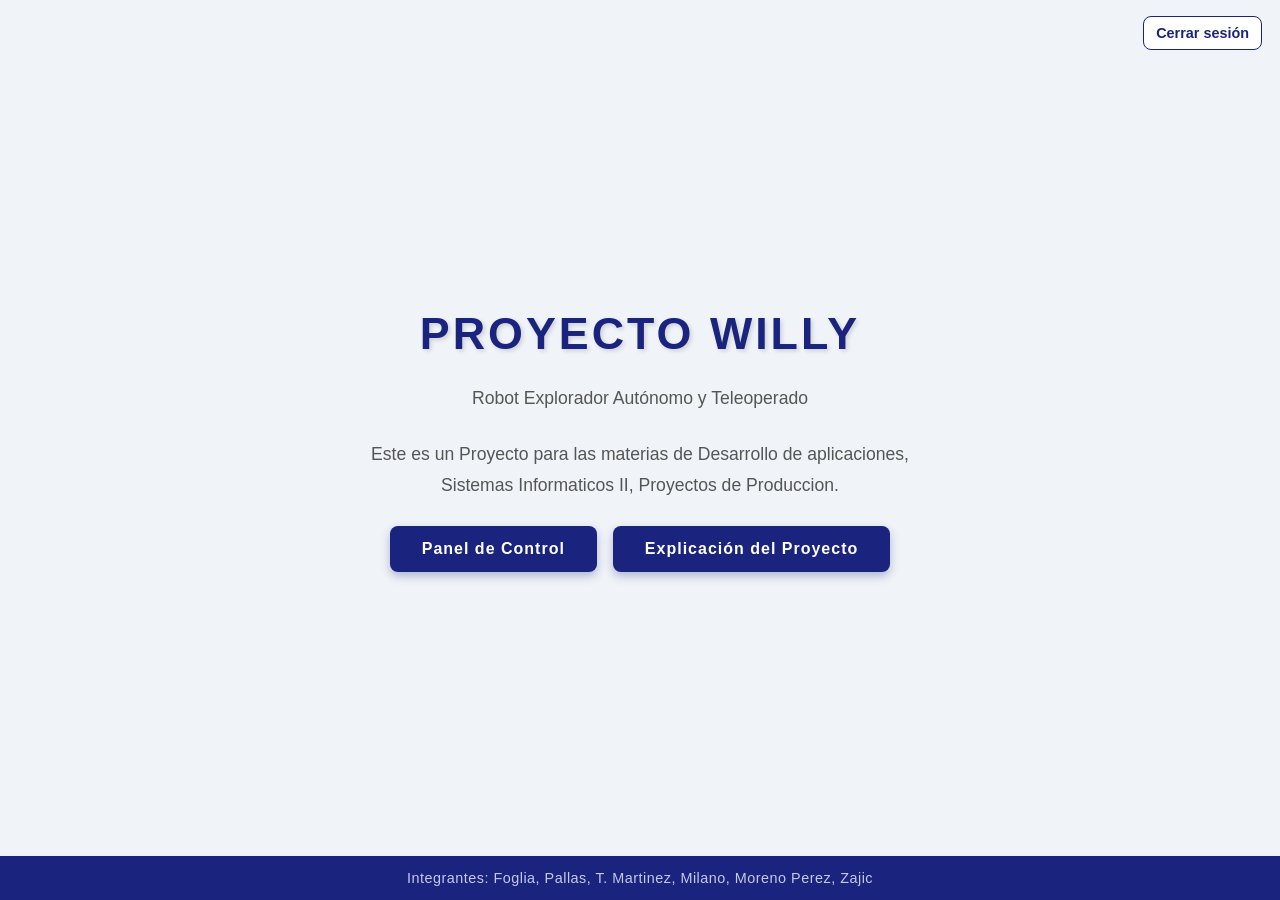
<file: PagWeb/Index.html>
<!DOCTYPE html>
<html lang="es">
<head>
    <meta charset="UTF-8">
    <meta name="viewport" content="width=device-width, initial-scale=1.0">
    <link rel="stylesheet" href="diseño.css">
    <title>Robot Willy - Inicio</title>
</head>
<body>
    <a class="session-link" href="/salir">Cerrar sesión</a>
    <div class="container">
        <h1>Proyecto Willy</h1>
        <p class="subtitle">Robot Explorador Autónomo y Teleoperado</p>
        <p>Este es un Proyecto para las materias de Desarrollo de aplicaciones, Sistemas Informaticos II, Proyectos de Produccion.</p>
        <!-- div.botones: permite que el CSS apile los botones en columna en móvil -->
        <div class="botones">
            <a href="../DataIno/Index.html"><button>Panel de Control</button></a>
            <a href="Explicacion.html"><button class="btn-secondary">Explicación del Proyecto</button></a>
        </div>
        <footer>Integrantes: Foglia, Pallas, T. Martinez, Milano, Moreno Perez, Zajic</footer>
    </div>
</body>
</html>
</file>
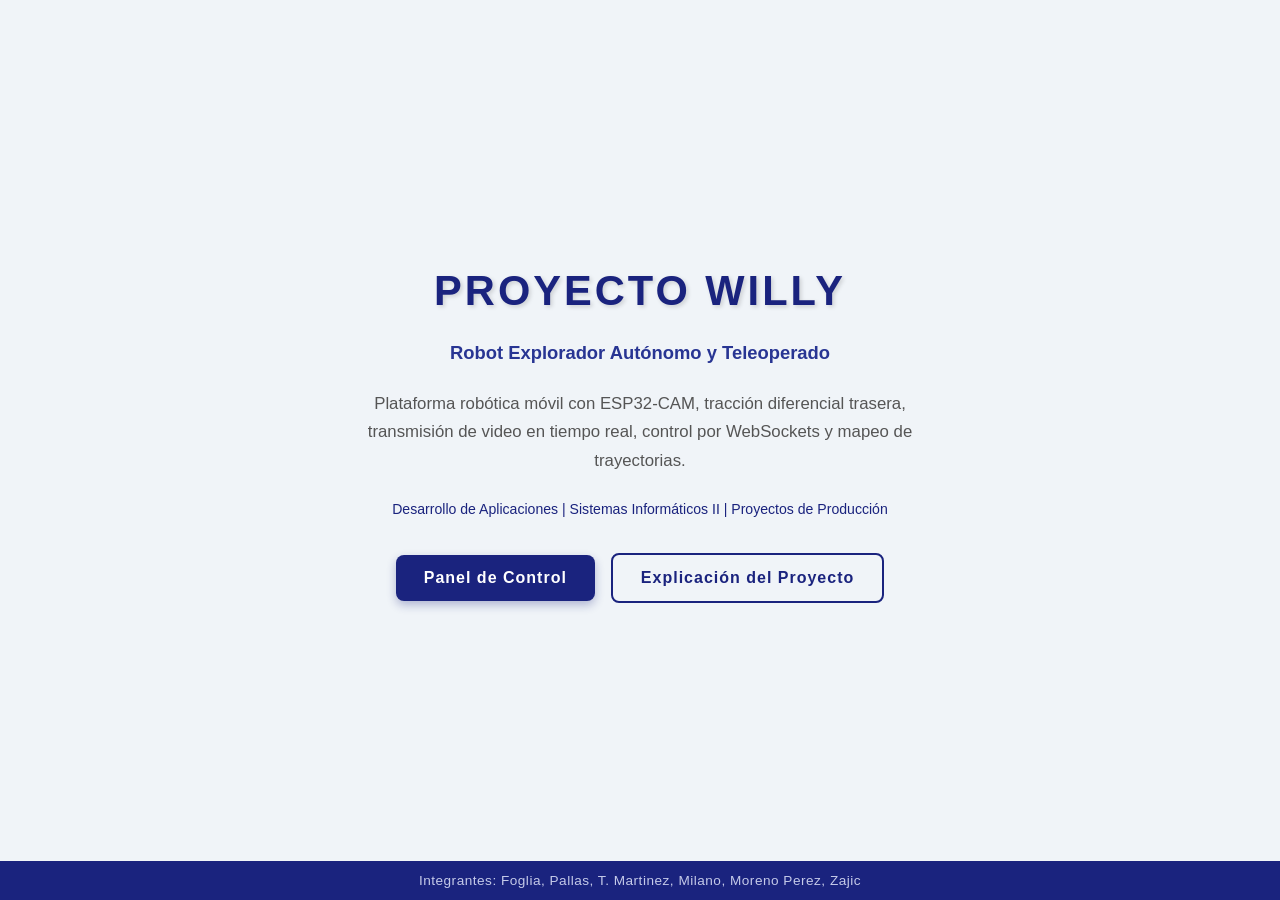
<file: web_pages_preview/index.html>
<!DOCTYPE html>
<html lang="es">
<head>
    <meta charset="UTF-8">
    <meta name="viewport" content="width=device-width, initial-scale=1.0">
    <link rel="stylesheet" href="diseno.css">
    <title>Robot Willy - Inicio</title>
</head>
<body>
    <div class="container">
        <h1>Proyecto Willy</h1>
        <p class="subtitle">Robot Explorador Autónomo y Teleoperado</p>
        <p>Plataforma robótica móvil con ESP32-CAM, tracción diferencial trasera, transmisión de video en tiempo real, control por WebSockets y mapeo de trayectorias.</p>
        <p style="font-size: 0.88rem; color: var(--color-primary);">Desarrollo de Aplicaciones | Sistemas Informáticos II | Proyectos de Producción</p>
        
        <div class="botones">
            <a href="control.html"><button>Panel de Control</button></a>
            <a href="explicacion.html"><button class="btn-secondary">Explicación del Proyecto</button></a>
        </div>
        
        <footer>Integrantes: Foglia, Pallas, T. Martinez, Milano, Moreno Perez, Zajic</footer>
    </div>
</body>
</html>
</file>
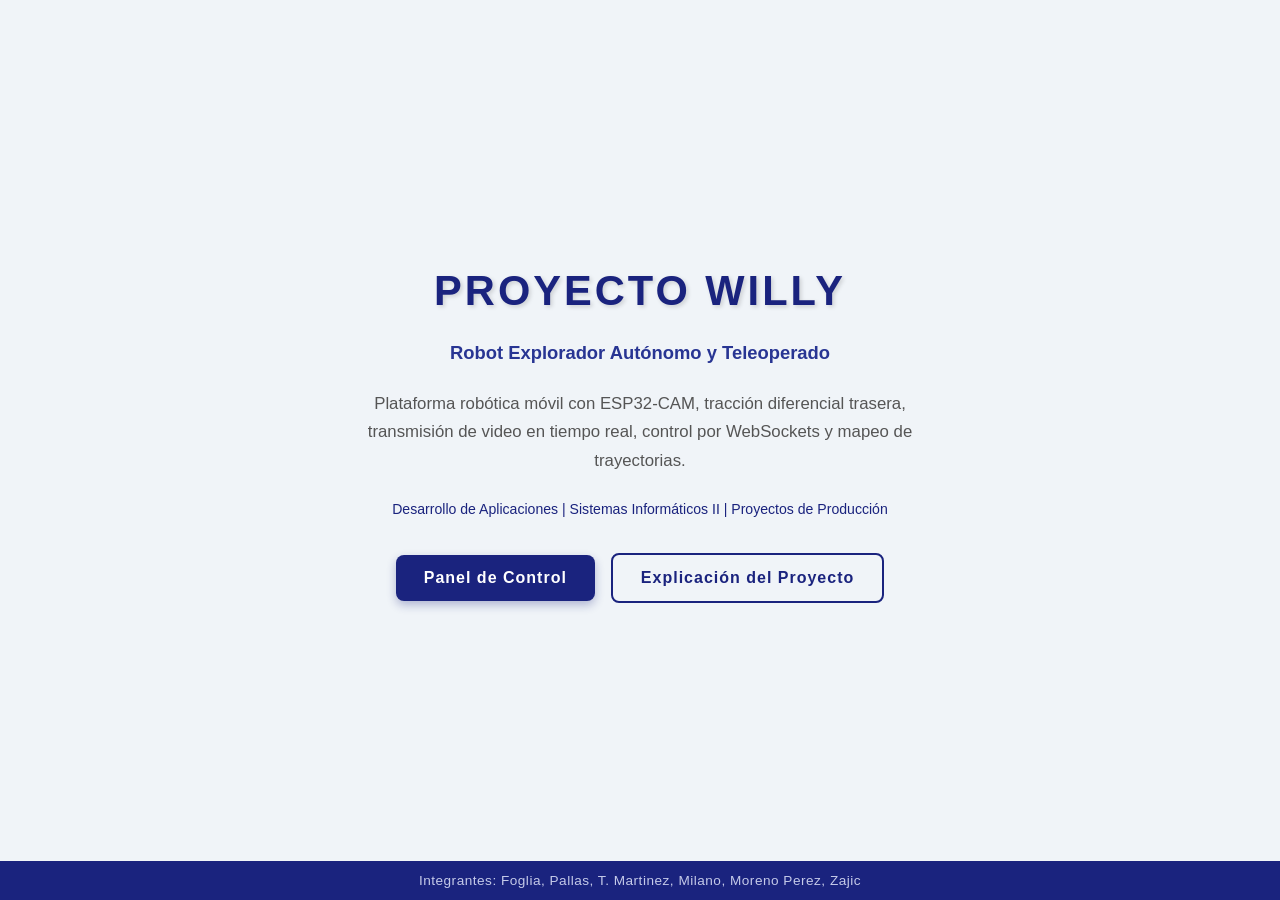
<file: movimiento_willy/data/index.html>
<!DOCTYPE html>
<html lang="es">
<head>
    <meta charset="UTF-8">
    <meta name="viewport" content="width=device-width, initial-scale=1.0">
    <link rel="stylesheet" href="diseno.css">
    <title>Robot Willy - Inicio</title>
</head>
<body>
    <div class="container">
        <h1>Proyecto Willy</h1>
        <p class="subtitle">Robot Explorador Autónomo y Teleoperado</p>
        <p>Plataforma robótica móvil con ESP32-CAM, tracción diferencial trasera, transmisión de video en tiempo real, control por WebSockets y mapeo de trayectorias.</p>
        <p style="font-size: 0.88rem; color: var(--color-primary);">Desarrollo de Aplicaciones | Sistemas Informáticos II | Proyectos de Producción</p>
        
        <div class="botones">
            <a href="control.html"><button>Panel de Control</button></a>
            <a href="explicacion.html"><button class="btn-secondary">Explicación del Proyecto</button></a>
        </div>
        
        <footer>Integrantes: Foglia, Pallas, T. Martinez, Milano, Moreno Perez, Zajic</footer>
    </div>
</body>
</html>
</file>
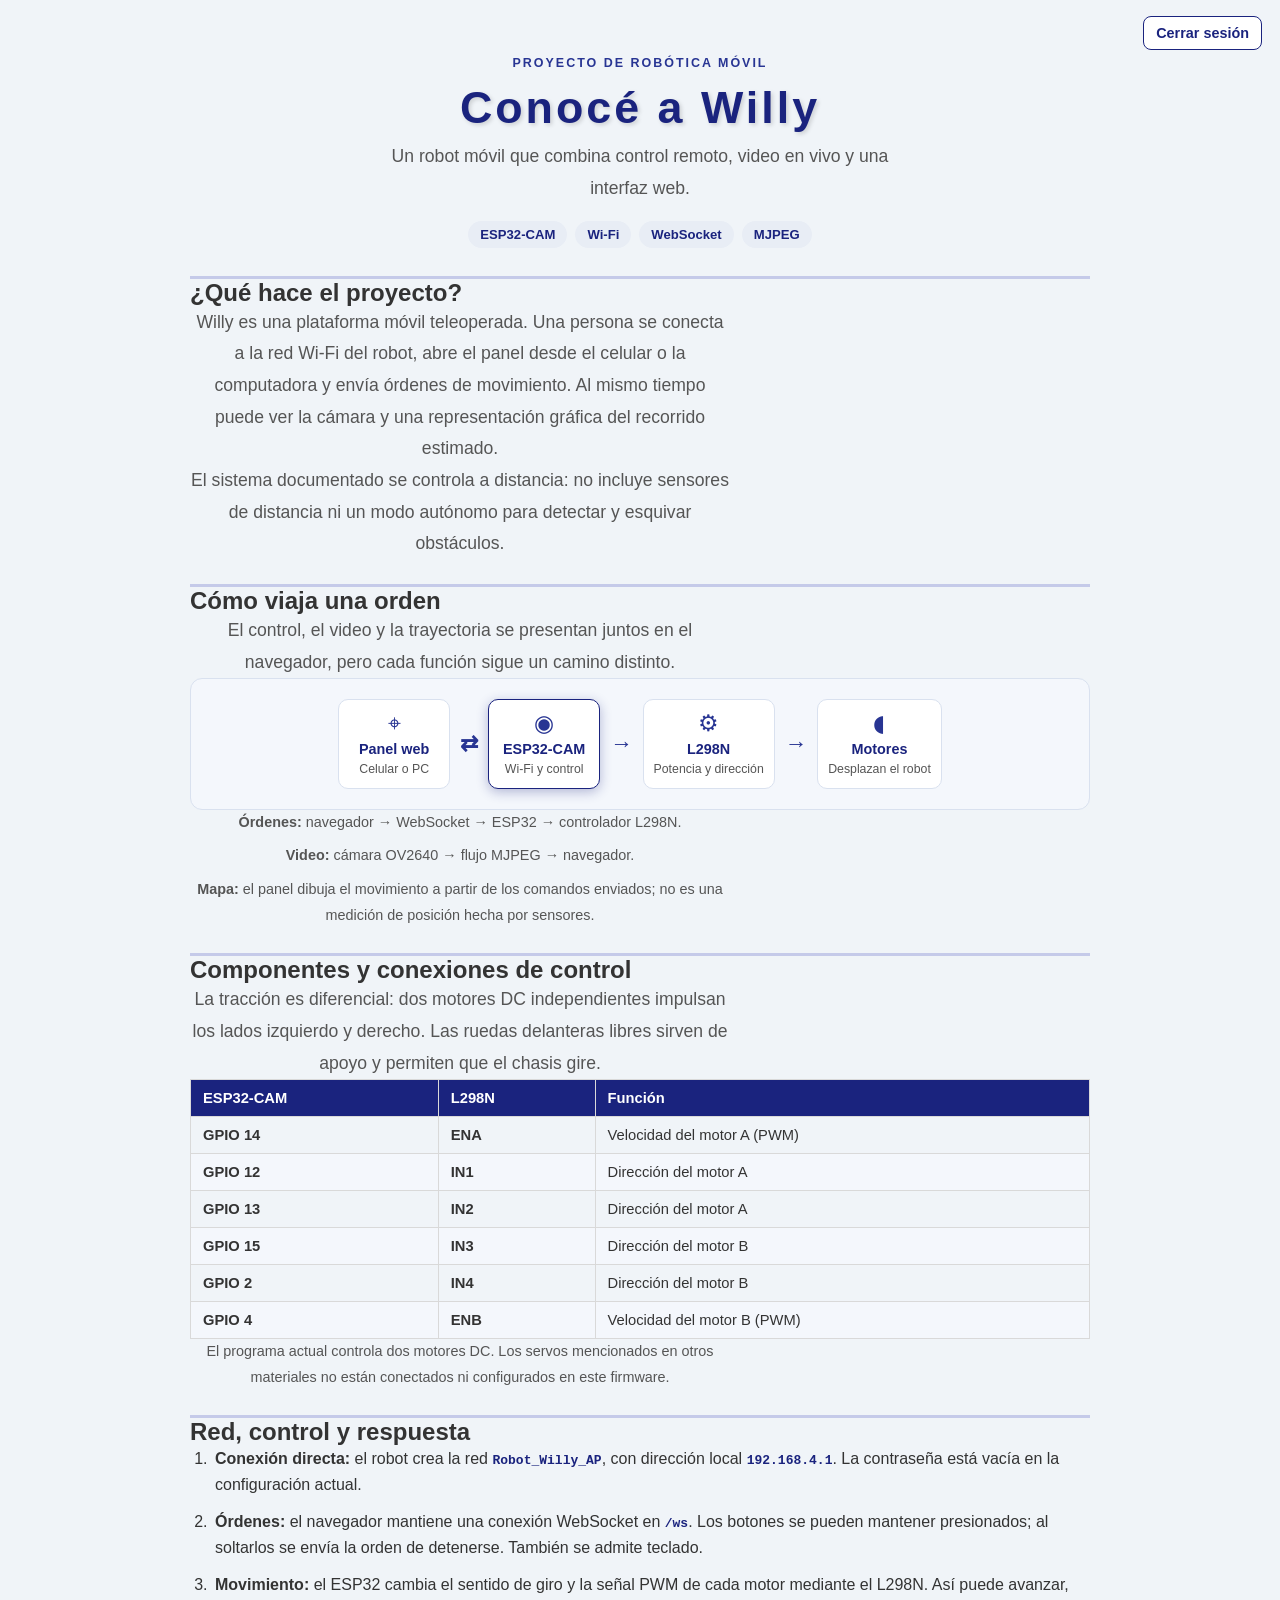
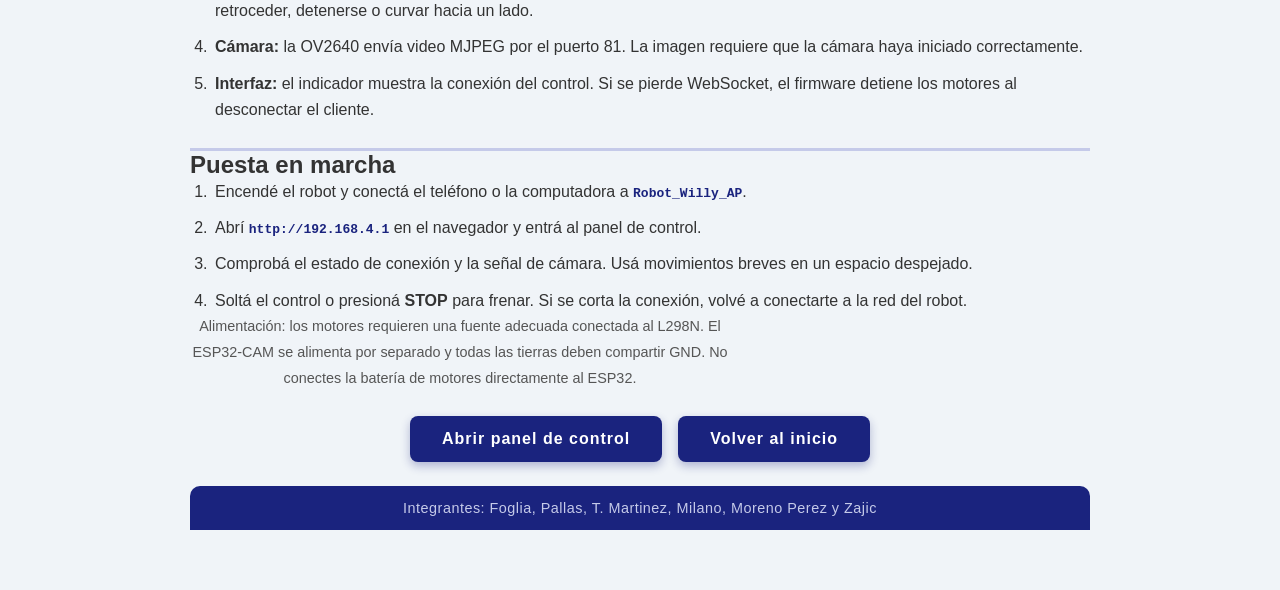
<file: PagWeb/Explicacion.html>
<!DOCTYPE html>
<html lang="es">
<head>
    <meta charset="UTF-8">
    <meta name="viewport" content="width=device-width, initial-scale=1.0">
    <meta name="description" content="Cómo funciona Willy, robot móvil controlado por Wi-Fi con ESP32-CAM, transmisión de video y tracción diferencial.">
    <link rel="stylesheet" href="diseño.css">
    <title>Proyecto Willy | Cómo funciona</title>
</head>
<body>
    <a class="session-link" href="/salir">Cerrar sesión</a>
    <main class="container explanation">
        <header class="page-header">
            <p class="eyebrow">Proyecto de robótica móvil</p>
            <h1>Conocé a Willy</h1>
            <p class="subtitle">Un robot móvil que combina control remoto, video en vivo y una interfaz web.</p>
            <div class="tech-tags" aria-label="Tecnologías principales">
                <span>ESP32-CAM</span><span>Wi-Fi</span><span>WebSocket</span><span>MJPEG</span>
            </div>
        </header>

        <section class="info-card" aria-labelledby="intro-title">
            <h2 id="intro-title">¿Qué hace el proyecto?</h2>
            <p>Willy es una plataforma móvil teleoperada. Una persona se conecta a la red Wi-Fi del robot, abre el panel desde el celular o la computadora y envía órdenes de movimiento. Al mismo tiempo puede ver la cámara y una representación gráfica del recorrido estimado.</p>
            <p>El sistema documentado se controla a distancia: no incluye sensores de distancia ni un modo autónomo para detectar y esquivar obstáculos.</p>
        </section>

        <section class="info-card" aria-labelledby="flujo-title">
            <h2 id="flujo-title">Cómo viaja una orden</h2>
            <p>El control, el video y la trayectoria se presentan juntos en el navegador, pero cada función sigue un camino distinto.</p>
            <div class="flow-diagram" role="img" aria-label="El navegador envía órdenes por Wi-Fi al ESP32-CAM, que controla el L298N y los motores. La cámara envía video al navegador y el panel dibuja el movimiento estimado.">
                <div class="flow-node"><span class="flow-icon" aria-hidden="true">⌖</span><strong>Panel web</strong><small>Celular o PC</small></div>
                <span class="flow-arrow" aria-hidden="true">⇄</span>
                <div class="flow-node flow-core"><span class="flow-icon" aria-hidden="true">◉</span><strong>ESP32-CAM</strong><small>Wi-Fi y control</small></div>
                <span class="flow-arrow" aria-hidden="true">→</span>
                <div class="flow-node"><span class="flow-icon" aria-hidden="true">⚙</span><strong>L298N</strong><small>Potencia y dirección</small></div>
                <span class="flow-arrow" aria-hidden="true">→</span>
                <div class="flow-node"><span class="flow-icon" aria-hidden="true">◖</span><strong>Motores</strong><small>Desplazan el robot</small></div>
            </div>
            <div class="data-lanes">
                <p><strong>Órdenes:</strong> navegador → WebSocket → ESP32 → controlador L298N.</p>
                <p><strong>Video:</strong> cámara OV2640 → flujo MJPEG → navegador.</p>
                <p><strong>Mapa:</strong> el panel dibuja el movimiento a partir de los comandos enviados; no es una medición de posición hecha por sensores.</p>
            </div>
        </section>

        <section class="info-card" aria-labelledby="hardware-title">
            <h2 id="hardware-title">Componentes y conexiones de control</h2>
            <p>La tracción es diferencial: dos motores DC independientes impulsan los lados izquierdo y derecho. Las ruedas delanteras libres sirven de apoyo y permiten que el chasis gire.</p>
            <div class="table-wrap">
                <table>
                    <thead><tr><th>ESP32-CAM</th><th>L298N</th><th>Función</th></tr></thead>
                    <tbody>
                        <tr><td>GPIO 14</td><td>ENA</td><td>Velocidad del motor A (PWM)</td></tr>
                        <tr><td>GPIO 12</td><td>IN1</td><td>Dirección del motor A</td></tr>
                        <tr><td>GPIO 13</td><td>IN2</td><td>Dirección del motor A</td></tr>
                        <tr><td>GPIO 15</td><td>IN3</td><td>Dirección del motor B</td></tr>
                        <tr><td>GPIO 2</td><td>IN4</td><td>Dirección del motor B</td></tr>
                        <tr><td>GPIO 4</td><td>ENB</td><td>Velocidad del motor B (PWM)</td></tr>
                    </tbody>
                </table>
            </div>
            <p class="small-note">El programa actual controla dos motores DC. Los servos mencionados en otros materiales no están conectados ni configurados en este firmware.</p>
        </section>

        <section class="info-card" aria-labelledby="software-title">
            <h2 id="software-title">Red, control y respuesta</h2>
            <ol class="steps-list">
                <li><strong>Conexión directa:</strong> el robot crea la red <code>Robot_Willy_AP</code>, con dirección local <code>192.168.4.1</code>. La contraseña está vacía en la configuración actual.</li>
                <li><strong>Órdenes:</strong> el navegador mantiene una conexión WebSocket en <code>/ws</code>. Los botones se pueden mantener presionados; al soltarlos se envía la orden de detenerse. También se admite teclado.</li>
                <li><strong>Movimiento:</strong> el ESP32 cambia el sentido de giro y la señal PWM de cada motor mediante el L298N. Así puede avanzar, retroceder, detenerse o curvar hacia un lado.</li>
                <li><strong>Cámara:</strong> la OV2640 envía video MJPEG por el puerto 81. La imagen requiere que la cámara haya iniciado correctamente.</li>
                <li><strong>Interfaz:</strong> el indicador muestra la conexión del control. Si se pierde WebSocket, el firmware detiene los motores al desconectar el cliente.</li>
            </ol>
        </section>

        <section class="info-card" aria-labelledby="uso-title">
            <h2 id="uso-title">Puesta en marcha</h2>
            <ol class="steps-list">
                <li>Encendé el robot y conectá el teléfono o la computadora a <code>Robot_Willy_AP</code>.</li>
                <li>Abrí <code>http://192.168.4.1</code> en el navegador y entrá al panel de control.</li>
                <li>Comprobá el estado de conexión y la señal de cámara. Usá movimientos breves en un espacio despejado.</li>
                <li>Soltá el control o presioná <strong>STOP</strong> para frenar. Si se corta la conexión, volvé a conectarte a la red del robot.</li>
            </ol>
            <p class="small-note">Alimentación: los motores requieren una fuente adecuada conectada al L298N. El ESP32-CAM se alimenta por separado y todas las tierras deben compartir GND. No conectes la batería de motores directamente al ESP32.</p>
        </section>

        <nav class="botones" aria-label="Navegación del proyecto">
            <a href="../DataIno/Index.html"><button type="button">Abrir panel de control</button></a>
            <a href="Index.html"><button type="button" class="btn-secondary">Volver al inicio</button></a>
        </nav>
        <footer>Integrantes: Foglia, Pallas, T. Martinez, Milano, Moreno Perez y Zajic</footer>
    </main>
</body>
</html>
</file>
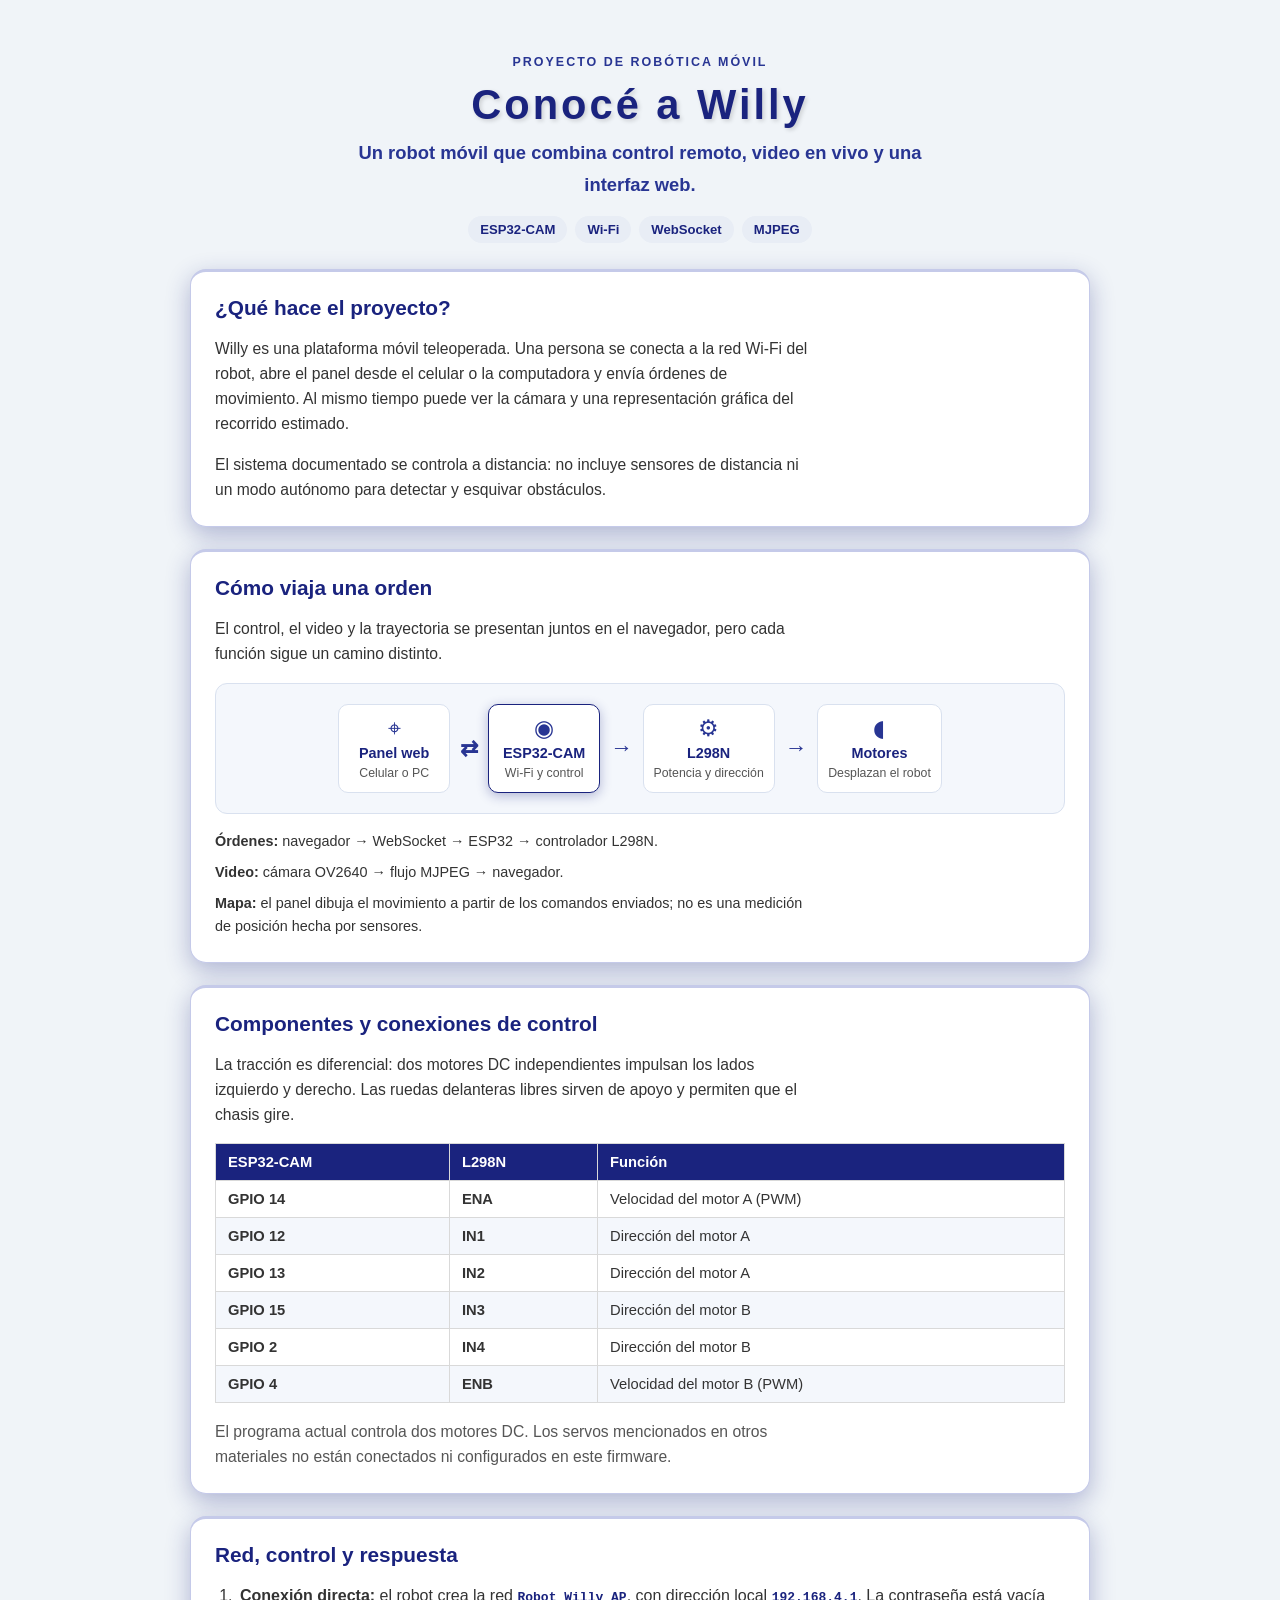
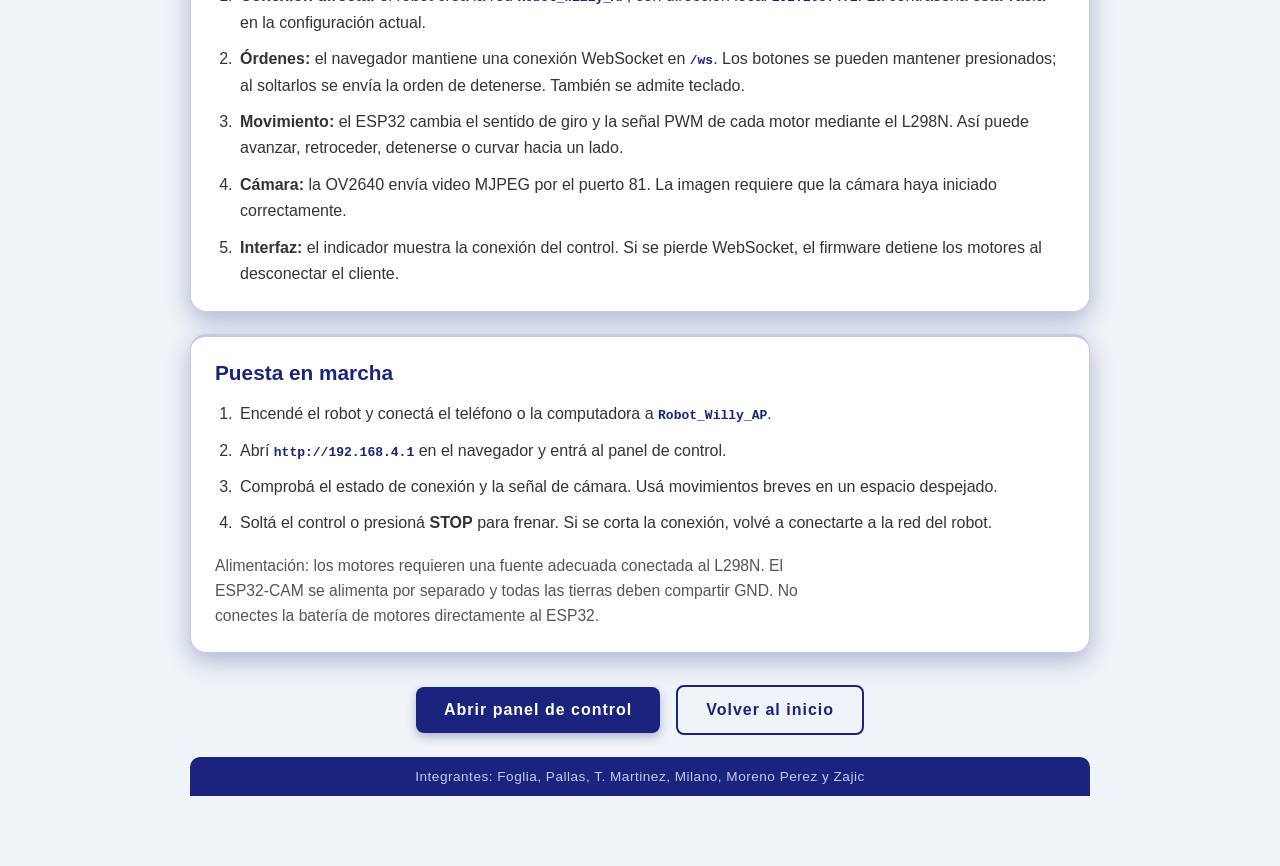
<file: web_pages_preview/explicacion.html>
<!DOCTYPE html>
<html lang="es">
<head>
    <meta charset="UTF-8">
    <meta name="viewport" content="width=device-width, initial-scale=1.0">
    <meta name="description" content="Cómo funciona Willy, robot móvil controlado por Wi-Fi con ESP32-CAM, transmisión de video y tracción diferencial.">
    <link rel="stylesheet" href="diseno.css">
    <title>Proyecto Willy | Cómo funciona</title>
</head>
<body>
    <main class="container explanation">
        <header class="page-header">
            <p class="eyebrow">Proyecto de robótica móvil</p>
            <h1>Conocé a Willy</h1>
            <p class="subtitle">Un robot móvil que combina control remoto, video en vivo y una interfaz web.</p>
            <div class="tech-tags" aria-label="Tecnologías principales">
                <span>ESP32-CAM</span><span>Wi-Fi</span><span>WebSocket</span><span>MJPEG</span>
            </div>
        </header>

        <section class="info-card" aria-labelledby="intro-title">
            <h2 id="intro-title">¿Qué hace el proyecto?</h2>
            <p>Willy es una plataforma móvil teleoperada. Una persona se conecta a la red Wi-Fi del robot, abre el panel desde el celular o la computadora y envía órdenes de movimiento. Al mismo tiempo puede ver la cámara y una representación gráfica del recorrido estimado.</p>
            <p>El sistema documentado se controla a distancia: no incluye sensores de distancia ni un modo autónomo para detectar y esquivar obstáculos.</p>
        </section>

        <section class="info-card" aria-labelledby="flujo-title">
            <h2 id="flujo-title">Cómo viaja una orden</h2>
            <p>El control, el video y la trayectoria se presentan juntos en el navegador, pero cada función sigue un camino distinto.</p>
            <div class="flow-diagram" role="img" aria-label="El navegador envía órdenes por Wi-Fi al ESP32-CAM, que controla el L298N y los motores. La cámara envía video al navegador y el panel dibuja el movimiento estimado.">
                <div class="flow-node"><span class="flow-icon" aria-hidden="true">⌖</span><strong>Panel web</strong><small>Celular o PC</small></div>
                <span class="flow-arrow" aria-hidden="true">⇄</span>
                <div class="flow-node flow-core"><span class="flow-icon" aria-hidden="true">◉</span><strong>ESP32-CAM</strong><small>Wi-Fi y control</small></div>
                <span class="flow-arrow" aria-hidden="true">→</span>
                <div class="flow-node"><span class="flow-icon" aria-hidden="true">⚙</span><strong>L298N</strong><small>Potencia y dirección</small></div>
                <span class="flow-arrow" aria-hidden="true">→</span>
                <div class="flow-node"><span class="flow-icon" aria-hidden="true">◖</span><strong>Motores</strong><small>Desplazan el robot</small></div>
            </div>
            <div class="data-lanes">
                <p><strong>Órdenes:</strong> navegador → WebSocket → ESP32 → controlador L298N.</p>
                <p><strong>Video:</strong> cámara OV2640 → flujo MJPEG → navegador.</p>
                <p><strong>Mapa:</strong> el panel dibuja el movimiento a partir de los comandos enviados; no es una medición de posición hecha por sensores.</p>
            </div>
        </section>

        <section class="info-card" aria-labelledby="hardware-title">
            <h2 id="hardware-title">Componentes y conexiones de control</h2>
            <p>La tracción es diferencial: dos motores DC independientes impulsan los lados izquierdo y derecho. Las ruedas delanteras libres sirven de apoyo y permiten que el chasis gire.</p>
            <div class="table-wrap">
                <table>
                    <thead><tr><th>ESP32-CAM</th><th>L298N</th><th>Función</th></tr></thead>
                    <tbody>
                        <tr><td>GPIO 14</td><td>ENA</td><td>Velocidad del motor A (PWM)</td></tr>
                        <tr><td>GPIO 12</td><td>IN1</td><td>Dirección del motor A</td></tr>
                        <tr><td>GPIO 13</td><td>IN2</td><td>Dirección del motor A</td></tr>
                        <tr><td>GPIO 15</td><td>IN3</td><td>Dirección del motor B</td></tr>
                        <tr><td>GPIO 2</td><td>IN4</td><td>Dirección del motor B</td></tr>
                        <tr><td>GPIO 4</td><td>ENB</td><td>Velocidad del motor B (PWM)</td></tr>
                    </tbody>
                </table>
            </div>
            <p class="small-note">El programa actual controla dos motores DC. Los servos mencionados en otros materiales no están conectados ni configurados en este firmware.</p>
        </section>

        <section class="info-card" aria-labelledby="software-title">
            <h2 id="software-title">Red, control y respuesta</h2>
            <ol class="steps-list">
                <li><strong>Conexión directa:</strong> el robot crea la red <code>Robot_Willy_AP</code>, con dirección local <code>192.168.4.1</code>. La contraseña está vacía en la configuración actual.</li>
                <li><strong>Órdenes:</strong> el navegador mantiene una conexión WebSocket en <code>/ws</code>. Los botones se pueden mantener presionados; al soltarlos se envía la orden de detenerse. También se admite teclado.</li>
                <li><strong>Movimiento:</strong> el ESP32 cambia el sentido de giro y la señal PWM de cada motor mediante el L298N. Así puede avanzar, retroceder, detenerse o curvar hacia un lado.</li>
                <li><strong>Cámara:</strong> la OV2640 envía video MJPEG por el puerto 81. La imagen requiere que la cámara haya iniciado correctamente.</li>
                <li><strong>Interfaz:</strong> el indicador muestra la conexión del control. Si se pierde WebSocket, el firmware detiene los motores al desconectar el cliente.</li>
            </ol>
        </section>

        <section class="info-card" aria-labelledby="uso-title">
            <h2 id="uso-title">Puesta en marcha</h2>
            <ol class="steps-list">
                <li>Encendé el robot y conectá el teléfono o la computadora a <code>Robot_Willy_AP</code>.</li>
                <li>Abrí <code>http://192.168.4.1</code> en el navegador y entrá al panel de control.</li>
                <li>Comprobá el estado de conexión y la señal de cámara. Usá movimientos breves en un espacio despejado.</li>
                <li>Soltá el control o presioná <strong>STOP</strong> para frenar. Si se corta la conexión, volvé a conectarte a la red del robot.</li>
            </ol>
            <p class="small-note">Alimentación: los motores requieren una fuente adecuada conectada al L298N. El ESP32-CAM se alimenta por separado y todas las tierras deben compartir GND. No conectes la batería de motores directamente al ESP32.</p>
        </section>

        <nav class="botones" aria-label="Navegación del proyecto">
            <a href="control.html"><button type="button">Abrir panel de control</button></a>
            <a href="index.html"><button type="button" class="btn-secondary">Volver al inicio</button></a>
        </nav>
        <footer>Integrantes: Foglia, Pallas, T. Martinez, Milano, Moreno Perez y Zajic</footer>
    </main>
</body>
</html>
</file>
<file: PagWeb/diseño.css>
/*
  =====================================================================
  PROYECTO WILLY — diseño.css
  Estilos del Index (página de inicio)
  Mejora #4: colores consolidados en variables CSS en :root,
  eliminando todos los valores hardcodeados del archivo.
  =====================================================================
*/

/* 
  ========================================
  VARIABLES GLOBALES DE COLOR
  ========================================
  Misma paleta que control.css para mantener
  coherencia visual entre las dos páginas.
*/
:root {
  --color-primary:        #1a237e;               /* Azul oscuro base */
  --color-primary-hover:  #283593;               /* Hover de botones */
  --color-primary-shadow: rgba(26, 35, 126, 0.30);/* Sombra de botones */
  --color-primary-shadow-hover: rgba(26, 35, 126, 0.40);

  --color-bg:             #f0f4f8;               /* Fondo de la página */
  --color-text-main:      #333333;               /* Texto principal */
  --color-text-muted:     #555555;               /* Texto secundario */
  --color-footer-text:    #c5cae9;               /* Texto del footer */
}

/* ===== RESET Y BASE ===== */
* {
  margin: 0;
  padding: 0;
  box-sizing: border-box;
}

body {
  font-family: 'Segoe UI', Tahoma, Geneva, Verdana, sans-serif;
  background-color: var(--color-bg);             /* Antes: #f0f4f8 */
  color: var(--color-text-main);                 /* Antes: #333 */
  min-height: 100vh;
  display: flex;
  flex-direction: column;
  align-items: center;
  justify-content: center;
  padding: 40px 20px 60px 20px;                  /* 60px abajo para no tapar el footer */
}

/* ===== CONTENEDOR CENTRAL ===== */
.container {
  display: flex;
  flex-direction: column;
  align-items: center;
  justify-content: center;
  text-align: center;
  width: 100%;
  max-width: 640px;
  gap: 24px;
}

/* ===== TÍTULO PRINCIPAL ===== */
h1 {
  font-size: 2.8rem;
  color: var(--color-primary);                   /* Antes: #1a237e */
  text-align: center;
  text-transform: uppercase;
  letter-spacing: 3px;
  text-shadow: 2px 2px 4px rgba(0, 0, 0, 0.15);
}

/* ===== PÁRRAFO DESCRIPCIÓN ===== */
p {
  font-size: 1.1rem;
  color: var(--color-text-muted);                /* Antes: #555 */
  text-align: center;
  max-width: 540px;
  line-height: 1.8;
}

/* ===== FILA DE BOTONES ===== */
.botones {
  display: flex;
  flex-direction: row;
  align-items: center;
  justify-content: center;
  flex-wrap: wrap;
  gap: 16px;
}

/* ===== BOTONES ===== */
a {
  text-decoration: none;
}

.session-link {
  position: fixed;
  top: 16px;
  right: 18px;
  z-index: 2;
  padding: 8px 12px;
  border: 1px solid var(--color-primary);
  border-radius: 8px;
  background: #fff;
  color: var(--color-primary);
  font-size: 0.9rem;
  font-weight: 600;
}

.session-link:hover {
  background: var(--color-primary);
  color: #fff;
}

button {
  background-color: var(--color-primary);        /* Antes: #1a237e */
  color: white;
  border: none;
  padding: 14px 32px;
  font-size: 1rem;
  font-family: 'Segoe UI', Tahoma, Geneva, Verdana, sans-serif;
  font-weight: 600;
  border-radius: 8px;
  cursor: pointer;
  letter-spacing: 1px;
  transition: background-color 0.3s ease, transform 0.2s ease, box-shadow 0.3s ease;
  box-shadow: 0 4px 10px var(--color-primary-shadow);
}

button:hover {
  background-color: var(--color-primary-hover);  /* Antes: #283593 */
  transform: translateY(-3px);
  box-shadow: 0 8px 16px var(--color-primary-shadow-hover);
}

button:active {
  transform: translateY(0);
  box-shadow: 0 2px 6px var(--color-primary-shadow);
}

/* ===== FOOTER ===== */
footer {
  position: fixed;
  bottom: 0;
  left: 0;
  width: 100%;
  background-color: var(--color-primary);        /* Antes: #1a237e */
  color: var(--color-footer-text);               /* Antes: #c5cae9 */
  text-align: center;
  padding: 14px;
  font-size: 0.9rem;
  letter-spacing: 0.5px;
}

/* ===== RESPONSIVE — TABLET (max-width: 768px) ===== */
@media (max-width: 768px) {
  body {
    padding: 30px 16px 70px 16px;                /* Más padding inferior para el footer fijo */
  }

  h1 {
    font-size: 2rem;
    letter-spacing: 2px;
  }

  .container {
    gap: 20px;
  }

  button {
    padding: 14px 24px;
    font-size: 0.95rem;
  }
}

/* ===== RESPONSIVE — MÓVIL (max-width: 480px) ===== */
@media (max-width: 480px) {
  body {
    padding: 24px 12px 70px 12px;
  }

  h1 {
    font-size: 1.6rem;      /* Reduce el título para pantallas pequeñas */
    letter-spacing: 1.5px;
  }

  p {
    font-size: 1rem;
  }

  /* Área táctil mínima recomendada por Apple/Android: 44×44px */
  button {
    min-height: 48px;
    padding: 12px 20px;
    font-size: 0.9rem;
    width: 100%;            /* Botones a ancho completo en móvil */
    max-width: 280px;
  }

  .botones {
    flex-direction: column; /* Apila los botones verticalmente */
    align-items: center;
    gap: 12px;
  }

  footer {
    font-size: 0.78rem;
    padding: 12px 10px;
  }
}
/* Recursos visuales de la explicación */
.explanation { max-width: 900px; align-items: stretch; text-align: left; }
.page-header { text-align: center; padding: 12px 0 4px; }
.page-header .eyebrow { color: var(--color-primary-hover); text-transform: uppercase; letter-spacing: 2px; font-size: .78rem; font-weight: 700; margin: 0 auto 8px; }
.page-header h1 { text-transform: none; }
.page-header .subtitle { margin: 8px auto 16px; }
.tech-tags { display: flex; flex-wrap: wrap; justify-content: center; gap: 8px; }
.tech-tags span { padding: 6px 12px; border-radius: 999px; background: #e8edf5; color: var(--color-primary); font-size: .82rem; font-weight: 700; }
.flow-diagram { display: flex; align-items: center; justify-content: center; flex-wrap: wrap; gap: 10px; padding: 20px 12px; background: #f4f7fc; border: 1px solid #d9e1ef; border-radius: 12px; }
.flow-node { display: flex; flex-direction: column; align-items: center; gap: 5px; min-width: 112px; padding: 12px 10px; border: 1px solid #d9e1ef; border-radius: 10px; background: #fff; text-align: center; }
.flow-node strong { color: var(--color-primary); font-size: .9rem; }
.flow-node small { color: var(--color-text-muted); font-size: .77rem; }
.flow-core { border-color: var(--color-primary); box-shadow: 0 3px 12px var(--color-primary-shadow); }
.flow-icon { color: var(--color-primary-hover); font-size: 1.45rem; line-height: 1; }
.flow-arrow { color: var(--color-primary-hover); font-size: 1.4rem; font-weight: 700; }
.data-lanes { display: grid; gap: 8px; }
.data-lanes p, .small-note { margin: 0; font-size: .9rem; }
.small-note { color: var(--color-text-muted) !important; }
.table-wrap { width: 100%; overflow-x: auto; }
.table-wrap table { width: 100%; border-collapse: collapse; font-size: .92rem; }
.table-wrap th, .table-wrap td { padding: 10px 12px; border: 1px solid #d9d9d9; text-align: left; }
.table-wrap th { background: var(--color-primary); color: #fff; }
.table-wrap tbody tr:nth-child(even) { background: #f4f7fc; }
.table-wrap td:first-child, .table-wrap td:nth-child(2) { font-weight: 700; white-space: nowrap; }
.steps-list { padding-left: 22px; display: flex; flex-direction: column; gap: 10px; line-height: 1.65; }
.steps-list li { padding-left: 3px; }
.steps-list code, .info-card code { color: var(--color-primary); font-weight: 600; }
.info-card h2 { border-bottom: 0; padding-bottom: 0; }
.info-card { border-top: 3px solid #c5cae9; }
.explanation .botones { align-self: center; }
.explanation footer { position: static; width: 100%; border-radius: 10px 10px 0 0; }
@media (max-width: 480px) {
  .info-card { padding: 19px 16px; }
  .flow-diagram { gap: 6px; padding: 14px 8px; }
  .flow-node { min-width: 105px; }
  .flow-arrow { font-size: 1.1rem; }
  .table-wrap table { font-size: .82rem; }
  .table-wrap th, .table-wrap td { padding: 8px; }
}
</file>
<file: web_pages_preview/diseno.css>
/*
  =====================================================================
  PROYECTO WILLY — diseno.css
  Estilos del Index (página de inicio) y Explicación
  Colores consolidados en variables CSS en :root
  =====================================================================
*/

/* VARIABLES GLOBALES DE COLOR */
:root {
  --color-primary:              #1a237e;
  --color-primary-hover:        #283593;
  --color-primary-shadow:       rgba(26, 35, 126, 0.30);
  --color-primary-shadow-hover: rgba(26, 35, 126, 0.40);

  --color-bg:                   #f0f4f8;
  --color-card:                 #ffffff;
  --color-text-main:            #333333;
  --color-text-muted:           #555555;
  --color-footer-text:          #c5cae9;
  --color-border:               #c5cae9;
}

/* RESET Y BASE */
* {
  margin: 0;
  padding: 0;
  box-sizing: border-box;
}

body {
  font-family: 'Segoe UI', Tahoma, Geneva, Verdana, sans-serif;
  background-color: var(--color-bg);
  color: var(--color-text-main);
  min-height: 100vh;
  display: flex;
  flex-direction: column;
  align-items: center;
  justify-content: center;
  padding: 40px 20px 70px 20px;
}

/* CONTENEDOR CENTRAL */
.container {
  display: flex;
  flex-direction: column;
  align-items: center;
  justify-content: center;
  text-align: center;
  width: 100%;
  max-width: 720px;
  gap: 22px;
}

/* TÍTULO PRINCIPAL */
h1 {
  font-size: 2.6rem;
  color: var(--color-primary);
  text-align: center;
  text-transform: uppercase;
  letter-spacing: 3px;
  text-shadow: 2px 2px 4px rgba(0, 0, 0, 0.15);
}

.subtitle {
  font-size: 1.15rem;
  font-weight: 600;
  color: var(--color-primary-hover);
}

/* PÁRRAFOS */
p {
  font-size: 1.05rem;
  color: var(--color-text-muted);
  text-align: center;
  max-width: 600px;
  line-height: 1.7;
}

/* TARJETA DE CONTENIDO (para explicacion.html) */
.info-card {
  background: var(--color-card);
  border: 1px solid var(--color-border);
  border-radius: 16px;
  padding: 24px;
  text-align: left;
  box-shadow: 0 8px 24px var(--color-primary-shadow);
  display: flex;
  flex-direction: column;
  gap: 16px;
  width: 100%;
}

.info-card h2 {
  font-size: 1.3rem;
  color: var(--color-primary);
  border-bottom: 2px solid var(--color-border);
  padding-bottom: 6px;
}

.info-card p, .info-card ul {
  text-align: left;
  font-size: 0.98rem;
  line-height: 1.6;
  color: var(--color-text-main);
}

.info-card ul {
  padding-left: 20px;
  display: flex;
  flex-direction: column;
  gap: 8px;
}

/* Recursos visuales de la explicación */
.explanation {
  max-width: 900px;
  align-items: stretch;
  text-align: left;
}

.page-header {
  text-align: center;
  padding: 12px 0 4px;
}

.page-header .eyebrow {
  color: var(--color-primary-hover);
  text-transform: uppercase;
  letter-spacing: 2px;
  font-size: 0.78rem;
  font-weight: 700;
  margin: 0 auto 8px;
}

.page-header h1 { text-transform: none; }
.page-header .subtitle { margin: 8px auto 16px; }

.tech-tags {
  display: flex;
  flex-wrap: wrap;
  justify-content: center;
  gap: 8px;
}

.tech-tags span {
  padding: 6px 12px;
  border-radius: 999px;
  background: #e8edf5;
  color: var(--color-primary);
  font-size: 0.82rem;
  font-weight: 700;
}

.flow-diagram {
  display: flex;
  align-items: center;
  justify-content: center;
  flex-wrap: wrap;
  gap: 10px;
  padding: 20px 12px;
  background: #f4f7fc;
  border: 1px solid #d9e1ef;
  border-radius: 12px;
}

.flow-node {
  display: flex;
  flex-direction: column;
  align-items: center;
  gap: 5px;
  min-width: 112px;
  padding: 12px 10px;
  border: 1px solid #d9e1ef;
  border-radius: 10px;
  background: #fff;
  text-align: center;
}

.flow-node strong { color: var(--color-primary); font-size: 0.9rem; }
.flow-node small { color: var(--color-text-muted); font-size: 0.77rem; }
.flow-core { border-color: var(--color-primary); box-shadow: 0 3px 12px var(--color-primary-shadow); }
.flow-icon { color: var(--color-primary-hover); font-size: 1.45rem; line-height: 1; }
.flow-arrow { color: var(--color-primary-hover); font-size: 1.4rem; font-weight: 700; }

.data-lanes { display: grid; gap: 8px; }
.data-lanes p, .small-note { margin: 0; font-size: 0.9rem; }
.small-note { color: var(--color-text-muted) !important; }

.table-wrap { width: 100%; overflow-x: auto; }
.table-wrap table { width: 100%; border-collapse: collapse; font-size: 0.92rem; }
.table-wrap th, .table-wrap td { padding: 10px 12px; border: 1px solid #d9d9d9; text-align: left; }
.table-wrap th { background: var(--color-primary); color: #fff; }
.table-wrap tbody tr:nth-child(even) { background: #f4f7fc; }
.table-wrap td:first-child, .table-wrap td:nth-child(2) { font-weight: 700; white-space: nowrap; }

.steps-list { padding-left: 22px; display: flex; flex-direction: column; gap: 10px; line-height: 1.65; }
.steps-list li { padding-left: 3px; }
.steps-list code, .info-card code { color: var(--color-primary); font-weight: 600; }
.info-card h2 { border-bottom: 0; padding-bottom: 0; }
.info-card { border-top: 3px solid #c5cae9; }
.explanation .botones { align-self: center; }
.explanation footer { position: static; width: 100%; border-radius: 10px 10px 0 0; }

/* FILA DE BOTONES */
.botones {
  display: flex;
  flex-direction: row;
  align-items: center;
  justify-content: center;
  flex-wrap: wrap;
  gap: 16px;
  margin-top: 10px;
}

/* BOTONES */
a {
  text-decoration: none;
}

button, .btn-action {
  background-color: var(--color-primary);
  color: white;
  border: none;
  padding: 14px 28px;
  font-size: 1rem;
  font-family: 'Segoe UI', Tahoma, Geneva, Verdana, sans-serif;
  font-weight: 600;
  border-radius: 8px;
  cursor: pointer;
  letter-spacing: 1px;
  transition: background-color 0.3s ease, transform 0.2s ease, box-shadow 0.3s ease;
  box-shadow: 0 4px 10px var(--color-primary-shadow);
  display: inline-block;
  text-align: center;
}

button:hover, .btn-action:hover {
  background-color: var(--color-primary-hover);
  transform: translateY(-3px);
  box-shadow: 0 8px 16px var(--color-primary-shadow-hover);
}

button:active, .btn-action:active {
  transform: translateY(0);
  box-shadow: 0 2px 6px var(--color-primary-shadow);
}

.btn-secondary {
  background-color: transparent;
  color: var(--color-primary);
  border: 2px solid var(--color-primary);
  box-shadow: none;
}

.btn-secondary:hover {
  background-color: var(--color-primary);
  color: #ffffff;
}

/* FOOTER */
footer {
  position: fixed;
  bottom: 0;
  left: 0;
  width: 100%;
  background-color: var(--color-primary);
  color: var(--color-footer-text);
  text-align: center;
  padding: 12px;
  font-size: 0.85rem;
  letter-spacing: 0.5px;
  z-index: 10;
}

/* RESPONSIVE TABLET */
@media (max-width: 768px) {
  body {
    padding: 30px 16px 70px 16px;
    justify-content: flex-start;
  }

  h1 {
    font-size: 2rem;
    letter-spacing: 2px;
  }

  .container {
    gap: 18px;
  }

  button, .btn-action {
    padding: 14px 22px;
    font-size: 0.95rem;
  }
}

/* RESPONSIVE MÓVIL */
@media (max-width: 480px) {
  body {
    padding: 24px 12px 70px 12px;
  }

  h1 {
    font-size: 1.5rem;
    letter-spacing: 1px;
  }

  p {
    font-size: 0.95rem;
  }

  button, .btn-action {
    min-height: 48px;
    padding: 12px 20px;
    font-size: 0.9rem;
    width: 100%;
    max-width: 280px;
  }

  .botones {
    flex-direction: column;
    align-items: center;
    gap: 12px;
    width: 100%;
  }

  .info-card { padding: 19px 16px; }
  .flow-diagram { gap: 6px; padding: 14px 8px; }
  .flow-node { min-width: 105px; }
  .flow-arrow { font-size: 1.1rem; }
  .table-wrap table { font-size: 0.82rem; }
  .table-wrap th, .table-wrap td { padding: 8px; }

  footer {
    font-size: 0.75rem;
    padding: 10px 8px;
  }
}
</file>
<file: movimiento_willy/data/diseno.css>
/*
  =====================================================================
  PROYECTO WILLY — diseno.css
  Estilos del Index (página de inicio) y Explicación
  Colores consolidados en variables CSS en :root
  =====================================================================
*/

/* VARIABLES GLOBALES DE COLOR */
:root {
  --color-primary:              #1a237e;
  --color-primary-hover:        #283593;
  --color-primary-shadow:       rgba(26, 35, 126, 0.30);
  --color-primary-shadow-hover: rgba(26, 35, 126, 0.40);

  --color-bg:                   #f0f4f8;
  --color-card:                 #ffffff;
  --color-text-main:            #333333;
  --color-text-muted:           #555555;
  --color-footer-text:          #c5cae9;
  --color-border:               #c5cae9;
}

/* RESET Y BASE */
* {
  margin: 0;
  padding: 0;
  box-sizing: border-box;
}

body {
  font-family: 'Segoe UI', Tahoma, Geneva, Verdana, sans-serif;
  background-color: var(--color-bg);
  color: var(--color-text-main);
  min-height: 100vh;
  display: flex;
  flex-direction: column;
  align-items: center;
  justify-content: center;
  padding: 40px 20px 70px 20px;
}

/* CONTENEDOR CENTRAL */
.container {
  display: flex;
  flex-direction: column;
  align-items: center;
  justify-content: center;
  text-align: center;
  width: 100%;
  max-width: 720px;
  gap: 22px;
}

/* TÍTULO PRINCIPAL */
h1 {
  font-size: 2.6rem;
  color: var(--color-primary);
  text-align: center;
  text-transform: uppercase;
  letter-spacing: 3px;
  text-shadow: 2px 2px 4px rgba(0, 0, 0, 0.15);
}

.subtitle {
  font-size: 1.15rem;
  font-weight: 600;
  color: var(--color-primary-hover);
}

/* PÁRRAFOS */
p {
  font-size: 1.05rem;
  color: var(--color-text-muted);
  text-align: center;
  max-width: 600px;
  line-height: 1.7;
}

/* TARJETA DE CONTENIDO (para explicacion.html) */
.info-card {
  background: var(--color-card);
  border: 1px solid var(--color-border);
  border-radius: 16px;
  padding: 24px;
  text-align: left;
  box-shadow: 0 8px 24px var(--color-primary-shadow);
  display: flex;
  flex-direction: column;
  gap: 16px;
  width: 100%;
}

.info-card h2 {
  font-size: 1.3rem;
  color: var(--color-primary);
  border-bottom: 2px solid var(--color-border);
  padding-bottom: 6px;
}

.info-card p, .info-card ul {
  text-align: left;
  font-size: 0.98rem;
  line-height: 1.6;
  color: var(--color-text-main);
}

.info-card ul {
  padding-left: 20px;
  display: flex;
  flex-direction: column;
  gap: 8px;
}

/* Recursos visuales de la explicación */
.explanation {
  max-width: 900px;
  align-items: stretch;
  text-align: left;
}

.page-header {
  text-align: center;
  padding: 12px 0 4px;
}

.page-header .eyebrow {
  color: var(--color-primary-hover);
  text-transform: uppercase;
  letter-spacing: 2px;
  font-size: 0.78rem;
  font-weight: 700;
  margin: 0 auto 8px;
}

.page-header h1 { text-transform: none; }
.page-header .subtitle { margin: 8px auto 16px; }

.tech-tags {
  display: flex;
  flex-wrap: wrap;
  justify-content: center;
  gap: 8px;
}

.tech-tags span {
  padding: 6px 12px;
  border-radius: 999px;
  background: #e8edf5;
  color: var(--color-primary);
  font-size: 0.82rem;
  font-weight: 700;
}

.flow-diagram {
  display: flex;
  align-items: center;
  justify-content: center;
  flex-wrap: wrap;
  gap: 10px;
  padding: 20px 12px;
  background: #f4f7fc;
  border: 1px solid #d9e1ef;
  border-radius: 12px;
}

.flow-node {
  display: flex;
  flex-direction: column;
  align-items: center;
  gap: 5px;
  min-width: 112px;
  padding: 12px 10px;
  border: 1px solid #d9e1ef;
  border-radius: 10px;
  background: #fff;
  text-align: center;
}

.flow-node strong { color: var(--color-primary); font-size: 0.9rem; }
.flow-node small { color: var(--color-text-muted); font-size: 0.77rem; }
.flow-core { border-color: var(--color-primary); box-shadow: 0 3px 12px var(--color-primary-shadow); }
.flow-icon { color: var(--color-primary-hover); font-size: 1.45rem; line-height: 1; }
.flow-arrow { color: var(--color-primary-hover); font-size: 1.4rem; font-weight: 700; }

.data-lanes { display: grid; gap: 8px; }
.data-lanes p, .small-note { margin: 0; font-size: 0.9rem; }
.small-note { color: var(--color-text-muted) !important; }

.table-wrap { width: 100%; overflow-x: auto; }
.table-wrap table { width: 100%; border-collapse: collapse; font-size: 0.92rem; }
.table-wrap th, .table-wrap td { padding: 10px 12px; border: 1px solid #d9d9d9; text-align: left; }
.table-wrap th { background: var(--color-primary); color: #fff; }
.table-wrap tbody tr:nth-child(even) { background: #f4f7fc; }
.table-wrap td:first-child, .table-wrap td:nth-child(2) { font-weight: 700; white-space: nowrap; }

.steps-list { padding-left: 22px; display: flex; flex-direction: column; gap: 10px; line-height: 1.65; }
.steps-list li { padding-left: 3px; }
.steps-list code, .info-card code { color: var(--color-primary); font-weight: 600; }
.info-card h2 { border-bottom: 0; padding-bottom: 0; }
.info-card { border-top: 3px solid #c5cae9; }
.explanation .botones { align-self: center; }
.explanation footer { position: static; width: 100%; border-radius: 10px 10px 0 0; }

/* FILA DE BOTONES */
.botones {
  display: flex;
  flex-direction: row;
  align-items: center;
  justify-content: center;
  flex-wrap: wrap;
  gap: 16px;
  margin-top: 10px;
}

/* BOTONES */
a {
  text-decoration: none;
}

button, .btn-action {
  background-color: var(--color-primary);
  color: white;
  border: none;
  padding: 14px 28px;
  font-size: 1rem;
  font-family: 'Segoe UI', Tahoma, Geneva, Verdana, sans-serif;
  font-weight: 600;
  border-radius: 8px;
  cursor: pointer;
  letter-spacing: 1px;
  transition: background-color 0.3s ease, transform 0.2s ease, box-shadow 0.3s ease;
  box-shadow: 0 4px 10px var(--color-primary-shadow);
  display: inline-block;
  text-align: center;
}

button:hover, .btn-action:hover {
  background-color: var(--color-primary-hover);
  transform: translateY(-3px);
  box-shadow: 0 8px 16px var(--color-primary-shadow-hover);
}

button:active, .btn-action:active {
  transform: translateY(0);
  box-shadow: 0 2px 6px var(--color-primary-shadow);
}

.btn-secondary {
  background-color: transparent;
  color: var(--color-primary);
  border: 2px solid var(--color-primary);
  box-shadow: none;
}

.btn-secondary:hover {
  background-color: var(--color-primary);
  color: #ffffff;
}

/* FOOTER */
footer {
  position: fixed;
  bottom: 0;
  left: 0;
  width: 100%;
  background-color: var(--color-primary);
  color: var(--color-footer-text);
  text-align: center;
  padding: 12px;
  font-size: 0.85rem;
  letter-spacing: 0.5px;
  z-index: 10;
}

/* RESPONSIVE TABLET */
@media (max-width: 768px) {
  body {
    padding: 30px 16px 70px 16px;
    justify-content: flex-start;
  }

  h1 {
    font-size: 2rem;
    letter-spacing: 2px;
  }

  .container {
    gap: 18px;
  }

  button, .btn-action {
    padding: 14px 22px;
    font-size: 0.95rem;
  }
}

/* RESPONSIVE MÓVIL */
@media (max-width: 480px) {
  body {
    padding: 24px 12px 70px 12px;
  }

  h1 {
    font-size: 1.5rem;
    letter-spacing: 1px;
  }

  p {
    font-size: 0.95rem;
  }

  button, .btn-action {
    min-height: 48px;
    padding: 12px 20px;
    font-size: 0.9rem;
    width: 100%;
    max-width: 280px;
  }

  .botones {
    flex-direction: column;
    align-items: center;
    gap: 12px;
    width: 100%;
  }

  .info-card { padding: 19px 16px; }
  .flow-diagram { gap: 6px; padding: 14px 8px; }
  .flow-node { min-width: 105px; }
  .flow-arrow { font-size: 1.1rem; }
  .table-wrap table { font-size: 0.82rem; }
  .table-wrap th, .table-wrap td { padding: 8px; }

  footer {
    font-size: 0.75rem;
    padding: 10px 8px;
  }
}
</file>
